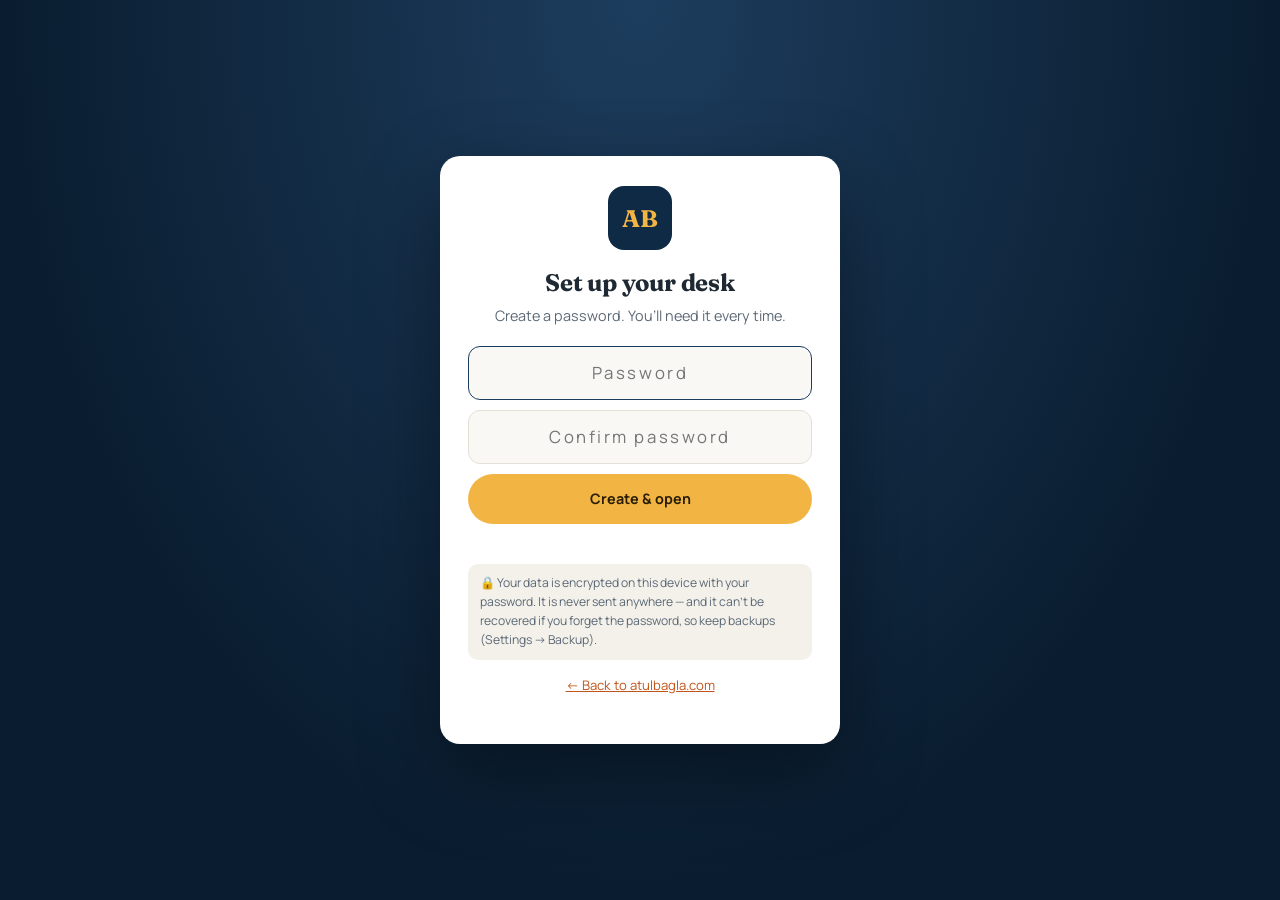
<file: desk.html>
<!DOCTYPE html>
<html lang="en">
<head>
<meta charset="UTF-8">
<meta name="viewport" content="width=device-width, initial-scale=1.0">
<meta name="robots" content="noindex, nofollow">
<title>Desk — Invoices &amp; Expenses</title>
<link rel="icon" href="icon-192.png">
<meta name="theme-color" content="#0f2a44">
<link rel="preconnect" href="https://fonts.googleapis.com">
<link rel="preconnect" href="https://fonts.gstatic.com" crossorigin>
<link href="https://fonts.googleapis.com/css2?family=Fraunces:opsz,wght@9..144,600;9..144,700&family=Manrope:wght@400;500;600;700&display=swap" rel="stylesheet">
<style>
:root{--ink:#0f2a44;--ink-2:#1d3d5e;--gold:#f2b544;--accent:#c2551b;--text:#1f2933;--muted:#5b6876;--line:#e3e0d8;--paper:#faf8f4;--paper2:#f3f1ea;--card:#fff;--good:#0f7a4f;--good-bg:#e6f4ec;--bad:#b42318;--bad-bg:#fdecea;--warn-bg:#fff7e6;
  --serif:'Fraunces',Georgia,serif;--sans:'Manrope',system-ui,-apple-system,Segoe UI,sans-serif;--shadow:0 1px 2px rgba(15,42,68,.06),0 8px 24px rgba(15,42,68,.06);--r:14px}
@media (prefers-color-scheme: dark){:root:not([data-theme="light"]){--text:#e3eaf1;--muted:#9aabbb;--line:#253545;--paper:#0e151d;--paper2:#16212c;--card:#131d27;--good-bg:#11291f;--bad-bg:#2b1a18;--warn-bg:#2a2414;color-scheme:dark}}
:root[data-theme="dark"]{--text:#e3eaf1;--muted:#9aabbb;--line:#253545;--paper:#0e151d;--paper2:#16212c;--card:#131d27;--good-bg:#11291f;--bad-bg:#2b1a18;--warn-bg:#2a2414;color-scheme:dark}
*{box-sizing:border-box;margin:0;padding:0}
body{font-family:var(--sans);background:var(--paper);color:var(--text);font-size:15px;line-height:1.55;min-height:100vh}
h1,h2,h3{font-family:var(--serif);letter-spacing:-.01em}
button,input,select,textarea{font:inherit;color:inherit}
.btn{display:inline-flex;align-items:center;gap:6px;border:1.5px solid transparent;border-radius:999px;padding:9px 16px;font-weight:700;font-size:.9rem;cursor:pointer;background:var(--ink);color:#fff;white-space:nowrap}
.btn:hover{filter:brightness(1.1)}
.btn.gold{background:var(--gold);color:#2a1d05}
.btn.ghost{background:transparent;border-color:var(--line);color:var(--text)}
.btn.danger{background:transparent;border-color:#e4b4ad;color:var(--bad)}
.btn.sm{padding:6px 11px;font-size:.8rem}
.muted{color:var(--muted)}
.hide{display:none!important}
/* lock */
#lock{position:fixed;inset:0;display:grid;place-items:center;background:radial-gradient(ellipse at 50% 0%,#1d3d5e,#0a1d30 70%);z-index:100;padding:20px}
.lock-card{width:min(400px,100%);background:var(--card);border-radius:20px;padding:30px 28px;box-shadow:0 30px 80px rgba(0,0,0,.4);text-align:center}
.lock-mark{width:64px;height:64px;border-radius:16px;background:var(--ink);color:var(--gold);display:grid;place-items:center;font:700 1.5rem var(--serif);margin:0 auto 14px}
.lock-card h1{font-size:1.5rem;margin-bottom:4px}
.lock-card p{color:var(--muted);font-size:.9rem;margin-bottom:18px}
.lock-card input{width:100%;padding:13px 14px;border:1.5px solid var(--line);border-radius:12px;background:var(--paper);font-size:1.05rem;text-align:center;letter-spacing:.15em;margin-bottom:10px}
.lock-card input:focus{outline:none;border-color:var(--ink-2)}
.lock-card .btn{width:100%;justify-content:center;padding:13px}
.lock-err{color:var(--bad);font-size:.85rem;min-height:1.2em;margin-top:8px}
.lock-note{font-size:.76rem!important;margin:16px 0 0!important;text-align:left;background:var(--paper2);padding:10px 12px;border-radius:10px}
.lock-card a{color:var(--accent);font-size:.82rem}
/* app shell */
header{position:sticky;top:0;z-index:20;background:var(--card);border-bottom:1px solid var(--line)}
.bar{max-width:1200px;margin:0 auto;padding:10px 18px;display:flex;align-items:center;gap:14px}
.brand{display:flex;align-items:center;gap:10px;font:700 1.05rem var(--serif);color:var(--text);text-decoration:none}
.brand i{width:34px;height:34px;border-radius:9px;background:var(--ink);color:var(--gold);display:grid;place-items:center;font-style:normal;font-size:.9rem}
.tabs{display:flex;gap:4px;margin-left:12px;flex-wrap:wrap}
.tabs button{border:0;background:transparent;padding:8px 13px;border-radius:999px;font-weight:600;font-size:.9rem;cursor:pointer;color:var(--muted)}
.tabs button.on{background:var(--ink);color:#fff}
.bar .sp{flex:1}
main{max-width:1200px;margin:0 auto;padding:22px 18px 70px}
.view{display:none}.view.on{display:block}
.head{display:flex;justify-content:space-between;align-items:center;gap:12px;margin-bottom:16px;flex-wrap:wrap}
.head h2{font-size:1.5rem}
.tools{display:flex;gap:8px;flex-wrap:wrap;align-items:center}
.tools input,.tools select{padding:8px 12px;border:1.5px solid var(--line);border-radius:999px;background:var(--card);font-size:.88rem}
.card{background:var(--card);border:1px solid var(--line);border-radius:var(--r);box-shadow:var(--shadow)}
.kpis{display:grid;grid-template-columns:repeat(5,1fr);gap:12px;margin-bottom:16px}
.kpi{padding:14px 16px}
.kpi span{display:block;font-size:.72rem;font-weight:700;text-transform:uppercase;letter-spacing:.05em;color:var(--muted)}
.kpi b{font:700 1.35rem var(--serif)}
.kpi.good b{color:var(--good)}.kpi.bad b{color:var(--bad)}
.grid2{display:grid;grid-template-columns:1.4fr 1fr;gap:14px}
.pad{padding:16px 18px}
.pad h3{font-size:1.05rem;margin-bottom:10px}
.bars{display:grid;grid-template-columns:repeat(12,1fr);gap:6px;align-items:end;height:170px;padding-top:10px}
.bars div{display:flex;flex-direction:column;align-items:center;gap:4px;height:100%;justify-content:flex-end}
.bars .b{width:100%;display:flex;flex-direction:row;justify-content:center;gap:2px;align-items:flex-end;height:140px}
.bars .b i{display:block;flex:1 1 0;max-width:16px;border-radius:4px 4px 0 0;min-height:2px}
.bars .b i.in{background:var(--ink-2)}.bars .b i.ex{background:var(--gold)}
.bars small{font-size:.68rem;color:var(--muted)}
.legend{display:flex;gap:14px;font-size:.78rem;color:var(--muted);margin-top:8px}
.legend i{display:inline-block;width:10px;height:10px;border-radius:3px;margin-right:4px;vertical-align:-1px}
table{width:100%;border-collapse:collapse;font-size:.88rem}
th{text-align:left;font-size:.7rem;text-transform:uppercase;letter-spacing:.06em;color:var(--muted);padding:10px 12px;border-bottom:2px solid var(--line);white-space:nowrap}
td{padding:10px 12px;border-bottom:1px solid var(--line);vertical-align:top}
td.n,th.n{text-align:right;white-space:nowrap}
tr.click{cursor:pointer}tr.click:hover td{background:var(--paper2)}
.tbl{overflow-x:auto}
.pill{display:inline-block;font-size:.72rem;font-weight:700;padding:3px 9px;border-radius:999px;white-space:nowrap}
.pill.Paid{background:var(--good-bg);color:var(--good)}
.pill.Overdue{background:var(--bad-bg);color:var(--bad)}
.pill.Unpaid,.pill.Partly{background:var(--warn-bg);color:#8a5a00}
.pill.Draft{background:var(--paper2);color:var(--muted)}
.empty{padding:40px;text-align:center;color:var(--muted)}
/* dialogs / forms */
dialog{border:0;border-radius:18px;padding:0;width:min(900px,calc(100% - 24px));max-height:92vh;background:var(--card);color:var(--text);box-shadow:0 30px 80px rgba(0,0,0,.35)}
dialog::backdrop{background:rgba(10,29,48,.55)}
.dlg-h{display:flex;justify-content:space-between;align-items:center;padding:16px 20px;border-bottom:1px solid var(--line);position:sticky;top:0;background:var(--card);z-index:2}
.dlg-h h3{font-size:1.2rem}
.dlg-b{padding:18px 20px;overflow:auto;max-height:calc(92vh - 130px)}
.dlg-f{display:flex;justify-content:space-between;gap:8px;padding:12px 20px;border-top:1px solid var(--line);flex-wrap:wrap}
.fg{display:grid;grid-template-columns:repeat(2,1fr);gap:10px 14px}
.fg.c3{grid-template-columns:repeat(3,1fr)}
.f{display:grid;gap:4px}
.f.full{grid-column:1/-1}
.f label{font-size:.78rem;font-weight:700;color:var(--muted)}
.f input,.f select,.f textarea{padding:9px 11px;border:1.5px solid var(--line);border-radius:10px;background:var(--paper);width:100%}
.f input:focus,.f select:focus,.f textarea:focus{outline:none;border-color:var(--ink-2)}
.sec{font:700 .74rem var(--sans);letter-spacing:.08em;text-transform:uppercase;color:var(--accent);margin:18px 0 8px}
.sec:first-child{margin-top:0}
.items td{padding:6px 4px;border:0}
.items input{padding:7px 8px;border:1.5px solid var(--line);border-radius:8px;background:var(--paper);width:100%}
.items .x{background:none;border:0;color:var(--bad);cursor:pointer;font-size:1.1rem}
.totals{margin-left:auto;width:min(360px,100%);margin-top:10px}
.totals div{display:flex;justify-content:space-between;padding:5px 0;font-size:.9rem}
.totals .g{border-top:2px solid var(--ink);font-weight:800;font-size:1.05rem;padding-top:8px}
.words{font-size:.82rem;color:var(--muted);text-align:right;margin-top:4px}
.toast{position:fixed;left:50%;bottom:22px;transform:translateX(-50%);background:var(--ink);color:#fff;padding:10px 18px;border-radius:999px;font-weight:600;font-size:.9rem;z-index:300;box-shadow:var(--shadow)}
.set-grid{display:grid;grid-template-columns:1fr 1fr;gap:14px}
.warnbox{background:var(--warn-bg);border-radius:12px;padding:12px 14px;font-size:.86rem}
@media(max-width:1000px){.kpis{grid-template-columns:repeat(3,1fr)}.grid2,.set-grid{grid-template-columns:1fr}}
@media(max-width:700px){.kpis{grid-template-columns:1fr 1fr}.fg,.fg.c3{grid-template-columns:1fr}.tabs{order:3;width:100%;margin:6px 0 0}.bar{flex-wrap:wrap}.bars{gap:3px}}
@media print{header,.head .tools,.no-print{display:none!important}}
</style>
</head>
<body>

<div id="lock">
  <div class="lock-card">
    <div class="lock-mark">AB</div>
    <h1 id="lkTitle">Private desk</h1>
    <p id="lkSub">Enter your password to unlock.</p>
    <form id="lkForm" autocomplete="off">
      <input type="password" id="lkPw" placeholder="Password" autocomplete="current-password" required>
      <input type="password" id="lkPw2" class="hide" placeholder="Confirm password" autocomplete="new-password">
      <button class="btn gold" type="submit" id="lkBtn">Unlock</button>
    </form>
    <div class="lock-err" id="lkErr"></div>
    <p class="lock-note" id="lkNote">🔒 Your data is encrypted on this device with your password. It is never sent anywhere — and it can’t be recovered if you forget the password, so keep backups (Settings → Backup).</p>
    <p style="margin-top:14px"><a href="index.html">← Back to atulbagla.com</a></p>
  </div>
</div>

<div id="app" class="hide">
<header><div class="bar">
  <a class="brand" href="index.html" title="atulbagla.com"><i>AB</i><span>Desk</span></a>
  <nav class="tabs" id="tabs">
    <button data-v="dash" class="on">Dashboard</button><button data-v="inv">Invoices</button><button data-v="cli">Clients</button><button data-v="exp">Expenses</button><button data-v="set">Settings</button>
  </nav>
  <span class="sp"></span>
  <button class="btn ghost sm" id="lockBtn" title="Lock now">🔒 Lock</button>
</div></header>

<main>
  <!-- DASHBOARD -->
  <section class="view on" id="v-dash">
    <div class="head"><h2>Dashboard</h2><div class="tools"><select id="dFy"></select><button class="btn gold sm" onclick="openInvoice()">+ New invoice</button><button class="btn ghost sm" onclick="openExpense()">+ Expense</button></div></div>
    <div class="kpis" id="kpis"></div>
    <div class="grid2">
      <div class="card pad"><h3>Month by month</h3><div class="bars" id="bars"></div><div class="legend"><span><i style="background:var(--ink-2)"></i>Invoiced</span><span><i style="background:var(--gold)"></i>Expenses</span></div></div>
      <div class="card pad"><h3>Payments due</h3><div id="dueList"></div></div>
    </div>
    <div class="card pad" style="margin-top:14px"><h3>Expenses by category</h3><div id="catList"></div></div>
    <p class="muted" style="font-size:.8rem;margin-top:12px" id="bkInfo"></p>
  </section>

  <!-- INVOICES -->
  <section class="view" id="v-inv">
    <div class="head"><h2>Invoices</h2><div class="tools"><input id="iQ" placeholder="Search…"><select id="iFy"></select><select id="iSt"><option value="">All status</option><option>Unpaid</option><option>Partly</option><option>Overdue</option><option>Paid</option><option>Draft</option></select><button class="btn gold sm" onclick="openInvoice()">+ New invoice</button></div></div>
    <div class="card tbl"><table><thead><tr><th>No.</th><th>Date</th><th>Client</th><th class="n">Total</th><th class="n">Received</th><th class="n">Balance</th><th>Status</th></tr></thead><tbody id="iBody"></tbody></table></div>
  </section>

  <!-- CLIENTS -->
  <section class="view" id="v-cli">
    <div class="head"><h2>Clients</h2><div class="tools"><input id="cQ" placeholder="Search…"><button class="btn gold sm" onclick="openClient()">+ New client</button></div></div>
    <div class="card tbl"><table><thead><tr><th>Name</th><th>Contact</th><th>PAN / GSTIN</th><th>City / State</th><th class="n">Billed</th><th class="n">Outstanding</th></tr></thead><tbody id="cBody"></tbody></table></div>
  </section>

  <!-- EXPENSES -->
  <section class="view" id="v-exp">
    <div class="head"><h2>Expenses</h2><div class="tools"><input id="eQ" placeholder="Search…"><select id="eFy"></select><select id="eCat"><option value="">All categories</option></select><button class="btn gold sm" onclick="openExpense()">+ Add expense</button></div></div>
    <div class="card tbl"><table><thead><tr><th>Date</th><th>Category</th><th>Paid to</th><th>Details</th><th>Mode</th><th class="n">GST</th><th class="n">Amount</th></tr></thead><tbody id="eBody"></tbody><tfoot id="eFoot"></tfoot></table></div>
  </section>

  <!-- SETTINGS -->
  <section class="view" id="v-set">
    <div class="head"><h2>Settings</h2></div>
    <div class="set-grid">
      <div class="card pad"><h3>Your details (printed on invoices)</h3>
        <div class="fg" id="profForm">
          <div class="f full"><label>Name / business name</label><input data-p="name"></div>
          <div class="f full"><label>Address</label><textarea rows="2" data-p="address"></textarea></div>
          <div class="f"><label>Email</label><input data-p="email"></div>
          <div class="f"><label>Phone</label><input data-p="phone"></div>
          <div class="f"><label>PAN</label><input data-p="pan" style="text-transform:uppercase"></div>
          <div class="f"><label>GSTIN (if registered)</label><input data-p="gstin" style="text-transform:uppercase"></div>
          <div class="f"><label>State (for GST)</label><input data-p="state"></div>
          <div class="f"><label>Invoice prefix</label><input data-p="prefix"></div>
        </div>
        <div class="sec">Payment details</div>
        <div class="fg">
          <div class="f"><label>Bank name</label><input data-p="bank"></div>
          <div class="f"><label>Account no.</label><input data-p="acno"></div>
          <div class="f"><label>IFSC</label><input data-p="ifsc" style="text-transform:uppercase"></div>
          <div class="f"><label>UPI ID</label><input data-p="upi"></div>
          <div class="f full"><label>Default terms / note on invoice</label><textarea rows="2" data-p="terms"></textarea></div>
        </div>
        <div style="margin-top:12px"><button class="btn sm" onclick="saveProfile()">Save details</button></div>
      </div>
      <div style="display:grid;gap:14px;align-content:start">
        <div class="card pad"><h3>Backup &amp; restore</h3>
          <p class="muted" style="font-size:.86rem;margin-bottom:10px">Data lives only in this browser. Download a backup regularly — the file stays encrypted with your password.</p>
          <div class="tools"><button class="btn sm" onclick="exportBackup()">⬇ Download encrypted backup</button><label class="btn ghost sm" style="cursor:pointer">⬆ Restore backup<input type="file" accept=".json" id="impFile" class="hide"></label></div>
          <div class="sec">Spreadsheet export</div>
          <div class="tools"><button class="btn ghost sm" onclick="exportCSV('invoices')">Invoices CSV</button><button class="btn ghost sm" onclick="exportCSV('expenses')">Expenses CSV</button><button class="btn ghost sm" onclick="exportCSV('clients')">Clients CSV</button></div>
          <p class="muted" style="font-size:.76rem;margin-top:6px">CSV files are not encrypted — keep them safe.</p>
        </div>
        <div class="card pad"><h3>Security</h3>
          <div class="fg"><div class="f"><label>Current password</label><input type="password" id="pwOld"></div><div class="f"><label>New password</label><input type="password" id="pwNew"></div></div>
          <div style="margin-top:10px" class="tools"><button class="btn sm" onclick="changePw()">Change password</button><span class="muted" style="font-size:.8rem">Auto-locks after 15 minutes idle.</span></div>
          <div class="sec">Danger zone</div>
          <button class="btn danger sm" onclick="wipeAll()">Erase all desk data on this device</button>
        </div>
      </div>
    </div>
  </section>
</main>
</div>

<!-- CLIENT DIALOG -->
<dialog id="dCli"><form method="dialog" id="fCli">
  <div class="dlg-h"><h3 id="dCliT">Client</h3><button class="btn ghost sm" value="cancel">✕</button></div>
  <div class="dlg-b"><div class="fg">
    <div class="f full"><label>Client / company name *</label><input name="name" required></div>
    <div class="f"><label>Contact person</label><input name="contact"></div>
    <div class="f"><label>Email</label><input name="email" type="email"></div>
    <div class="f"><label>Phone</label><input name="phone"></div>
    <div class="f"><label>PAN</label><input name="pan" style="text-transform:uppercase" maxlength="10"></div>
    <div class="f"><label>GSTIN</label><input name="gstin" style="text-transform:uppercase" maxlength="15"></div>
    <div class="f"><label>State</label><input name="state"></div>
    <div class="f full"><label>Billing address</label><textarea name="address" rows="2"></textarea></div>
    <div class="f"><label>City</label><input name="city"></div>
    <div class="f"><label>PIN</label><input name="pin" maxlength="6"></div>
    <div class="f full"><label>Notes (private)</label><textarea name="notes" rows="2"></textarea></div>
  </div></div>
  <div class="dlg-f"><button type="button" class="btn danger sm" id="cDel">Delete</button><span><button class="btn ghost sm" value="cancel">Cancel</button> <button class="btn gold sm" value="save" id="cSave">Save client</button></span></div>
</form></dialog>

<!-- EXPENSE DIALOG -->
<dialog id="dExp" style="width:min(640px,calc(100% - 24px))"><form method="dialog" id="fExp">
  <div class="dlg-h"><h3 id="dExpT">Expense</h3><button class="btn ghost sm" value="cancel">✕</button></div>
  <div class="dlg-b"><div class="fg">
    <div class="f"><label>Date *</label><input name="date" type="date" required></div>
    <div class="f"><label>Category *</label><select name="cat" id="expCatSel"></select></div>
    <div class="f"><label>Paid to</label><input name="vendor"></div>
    <div class="f"><label>Payment mode</label><select name="mode"><option>UPI</option><option>Bank transfer</option><option>Card</option><option>Cash</option><option>Cheque</option></select></div>
    <div class="f"><label>Amount (incl. GST) *</label><input name="amount" type="number" step="0.01" min="0" required></div>
    <div class="f"><label>GST included</label><input name="gst" type="number" step="0.01" min="0"></div>
    <div class="f full"><label>Details</label><input name="desc"></div>
    <div class="f"><label>Bill / reference no.</label><input name="ref"></div>
  </div></div>
  <div class="dlg-f"><button type="button" class="btn danger sm" id="eDel">Delete</button><span><button class="btn ghost sm" value="cancel">Cancel</button> <button class="btn gold sm" value="save">Save expense</button></span></div>
</form></dialog>

<!-- INVOICE DIALOG -->
<dialog id="dInv"><form method="dialog" id="fInv">
  <div class="dlg-h"><h3 id="dInvT">Invoice</h3><button class="btn ghost sm" value="cancel">✕</button></div>
  <div class="dlg-b">
    <div class="fg c3">
      <div class="f"><label>Invoice no.</label><input name="no" required></div>
      <div class="f"><label>Invoice date</label><input name="date" type="date" required></div>
      <div class="f"><label>Due date</label><input name="due" type="date"></div>
      <div class="f" style="grid-column:span 2"><label>Client * <a href="#" id="qNewCli" style="color:var(--accent);font-weight:600">(+ add new)</a></label><select name="client" id="invCli" required></select></div>
      <div class="f"><label>Status</label><select name="draft"><option value="">Issued</option><option value="1">Draft</option></select></div>
    </div>
    <div class="sec">Items</div>
    <div class="tbl"><table class="items"><thead><tr><th style="width:44%">Description</th><th>SAC/HSN</th><th style="width:80px">Qty</th><th style="width:120px">Rate</th><th class="n" style="width:120px">Amount</th><th></th></tr></thead><tbody id="itBody"></tbody></table></div>
    <button type="button" class="btn ghost sm" id="addItem" style="margin-top:6px">+ Add line</button>
    <div class="fg c3" style="margin-top:14px">
      <div class="f"><label>Discount (₹)</label><input name="disc" type="number" step="0.01" min="0"></div>
      <div class="f"><label>GST</label><select name="gstType"><option value="none">No GST</option><option value="intra">CGST + SGST (same state)</option><option value="inter">IGST (other state)</option></select></div>
      <div class="f"><label>GST rate %</label><input name="gstRate" type="number" step="0.01" min="0" value="18"></div>
      <div class="f"><label>TDS deducted by client %</label><input name="tds" type="number" step="0.01" min="0" placeholder="e.g. 10"></div>
      <div class="f" style="grid-column:span 2"><label>Note on invoice</label><input name="note"></div>
    </div>
    <div class="totals" id="invTot"></div>
    <div class="sec">Payments received</div>
    <div class="tbl"><table class="items"><thead><tr><th>Date</th><th>Amount</th><th>Mode / reference</th><th></th></tr></thead><tbody id="payBody"></tbody></table></div>
    <button type="button" class="btn ghost sm" id="addPay" style="margin-top:6px">+ Record payment</button>
  </div>
  <div class="dlg-f">
    <span class="tools"><button type="button" class="btn danger sm" id="iDel">Delete</button><button type="button" class="btn ghost sm" id="iDup">Duplicate</button></span>
    <span class="tools"><button type="button" class="btn ghost sm" id="iHtml">⬇ Download HTML</button><button type="button" class="btn ghost sm" id="iPrint">🖨 Print / PDF</button><button class="btn gold sm" value="save">Save invoice</button></span>
  </div>
</form></dialog>

<script>
/* ================= crypto vault ================= */
const VKEY='ab_desk_vault_v1', ITER=310000, IDLE_MIN=15;
const enc=new TextEncoder(), dec=new TextDecoder();
const b64=u=>btoa(String.fromCharCode(...new Uint8Array(u)));
const ub64=s=>Uint8Array.from(atob(s),c=>c.charCodeAt(0));
let KEY=null, SALT=null, DB=null;
async function deriveKey(pw,salt){ const base=await crypto.subtle.importKey('raw',enc.encode(pw),'PBKDF2',false,['deriveKey']); return crypto.subtle.deriveKey({name:'PBKDF2',salt,iterations:ITER,hash:'SHA-256'},base,{name:'AES-GCM',length:256},false,['encrypt','decrypt']); }
async function sealWith(key,salt,obj){ const iv=crypto.getRandomValues(new Uint8Array(12)); const ct=await crypto.subtle.encrypt({name:'AES-GCM',iv},key,enc.encode(JSON.stringify(obj))); return {v:1,app:'ab-desk',salt:b64(salt),iv:b64(iv),ct:b64(ct),iter:ITER,saved:new Date().toISOString()}; }
async function openWith(pw,box){ const salt=ub64(box.salt); const key=await deriveKey(pw,salt); const pt=await crypto.subtle.decrypt({name:'AES-GCM',iv:ub64(box.iv)},key,ub64(box.ct)); return {key,salt,data:JSON.parse(dec.decode(pt))}; }
const readBox=()=>{ try{ return JSON.parse(localStorage.getItem(VKEY)||'null'); }catch(_){ return null; } };
let saveT=null;
function persist(){ clearTimeout(saveT); saveT=setTimeout(async()=>{ try{ localStorage.setItem(VKEY,JSON.stringify(await sealWith(KEY,SALT,DB))); }catch(e){ toast('⚠ Could not save: '+e.message); } },150); }
const blankDB=()=>({profile:{name:'CA Atul Bagla',email:'caatulbagla99@gmail.com',prefix:'AB',address:'',phone:'',pan:'',gstin:'',state:'Maharashtra',bank:'',acno:'',ifsc:'',upi:'',terms:'Thank you. Kindly pay by the due date.'},clients:[],invoices:[],expenses:[],seq:{},lastBackup:null});

/* ================= lock screen ================= */
const $=id=>document.getElementById(id);
function lockUI(){ const exists=!!readBox();
  $('lkTitle').textContent= exists?'Private desk':'Set up your desk';
  $('lkSub').textContent= exists?'Enter your password to unlock.':'Create a password. You’ll need it every time.';
  $('lkPw2').classList.toggle('hide',exists); $('lkPw2').required=!exists;
  $('lkBtn').textContent= exists?'Unlock':'Create & open';
  $('lkPw').autocomplete= exists?'current-password':'new-password';
  $('lkErr').textContent=''; $('lkPw').value=''; $('lkPw2').value=''; setTimeout(()=>$('lkPw').focus(),50);
}
$('lkForm').addEventListener('submit',async e=>{ e.preventDefault(); const pw=$('lkPw').value, box=readBox(); $('lkErr').textContent=''; $('lkBtn').disabled=true; $('lkBtn').textContent='Working…';
  try{
    if(!box){ if(pw.length<6) throw new Error('Use at least 6 characters.'); if(pw!==$('lkPw2').value) throw new Error('Passwords don’t match.');
      SALT=crypto.getRandomValues(new Uint8Array(16)); KEY=await deriveKey(pw,SALT); DB=blankDB(); localStorage.setItem(VKEY,JSON.stringify(await sealWith(KEY,SALT,DB)));
    } else { const o=await openWith(pw,box).catch(()=>{ throw new Error('Wrong password.'); }); KEY=o.key; SALT=o.salt; DB=Object.assign(blankDB(),o.data); }
    $('lock').classList.add('hide'); $('app').classList.remove('hide'); boot();
  }catch(err){ $('lkErr').textContent=err.message; $('lkPw').select(); }
  $('lkBtn').disabled=false; $('lkBtn').textContent= readBox()?'Unlock':'Create & open';
});
function lockNow(){ KEY=null; DB=null; SALT=null; document.querySelectorAll('dialog[open]').forEach(d=>d.close()); $('app').classList.add('hide'); $('lock').classList.remove('hide'); lockUI(); }
$('lockBtn').onclick=lockNow;
let idleT; const bump=()=>{ clearTimeout(idleT); if(KEY) idleT=setTimeout(()=>{ lockNow(); },IDLE_MIN*60000); };
['click','keydown','mousemove','touchstart'].forEach(ev=>document.addEventListener(ev,bump,{passive:true}));

/* ================= helpers ================= */
const inr=n=>'₹'+(Math.round((+n||0)*100)/100).toLocaleString('en-IN',{minimumFractionDigits:2,maximumFractionDigits:2});
const inr0=n=>'₹'+Math.round(+n||0).toLocaleString('en-IN');
const esc=t=>String(t??'').replace(/[&<>"']/g,c=>({'&':'&amp;','<':'&lt;','>':'&gt;','"':'&quot;',"'":'&#39;'}[c]));
const uid=()=>Date.now().toString(36)+Math.random().toString(36).slice(2,7);
const today=()=>new Date(Date.now()-new Date().getTimezoneOffset()*60000).toISOString().slice(0,10);
const fyOf=d=>{ const x=new Date(d); const y=x.getMonth()>=3?x.getFullYear():x.getFullYear()-1; return `${String(y).slice(2)}-${String(y+1).slice(2)}`; };
const fyLabel=f=>'FY 20'+f.replace('-','-');
const fmtD=d=>d?new Date(d).toLocaleDateString('en-IN',{day:'2-digit',month:'short',year:'numeric'}):'';
function toast(m){ const t=document.createElement('div'); t.className='toast'; t.textContent=m; document.body.appendChild(t); setTimeout(()=>t.remove(),2200); }
function download(name,content,type){ const a=document.createElement('a'); a.href=URL.createObjectURL(new Blob([content],{type})); a.download=name; document.body.appendChild(a); a.click(); setTimeout(()=>{URL.revokeObjectURL(a.href); a.remove();},500); }
function words(num){ num=Math.round(num*100)/100; const a=['','One','Two','Three','Four','Five','Six','Seven','Eight','Nine','Ten','Eleven','Twelve','Thirteen','Fourteen','Fifteen','Sixteen','Seventeen','Eighteen','Nineteen'], b=['','','Twenty','Thirty','Forty','Fifty','Sixty','Seventy','Eighty','Ninety'];
  const two=n=>n<20?a[n]:b[Math.floor(n/10)]+(n%10?' '+a[n%10]:''); const three=n=>(n>=100?a[Math.floor(n/100)]+' Hundred'+(n%100?' ':''):'')+(n%100?two(n%100):'');
  const w=n=>{ if(!n) return 'Zero'; let s=''; const cr=Math.floor(n/1e7); n%=1e7; const l=Math.floor(n/1e5); n%=1e5; const th=Math.floor(n/1000); n%=1000;
    if(cr) s+=w(cr)+' Crore '; if(l) s+=two(l)+' Lakh '; if(th) s+=two(th)+' Thousand '; if(n) s+=three(n); return s.trim(); };
  const r=Math.floor(num), p=Math.round((num-r)*100); return 'Rupees '+w(r)+(p?' and '+two(p)+' Paise':'')+' Only'; }

/* ================= calculations ================= */
function calc(inv){ const sub=(inv.items||[]).reduce((s,i)=>s+(+i.qty||0)*(+i.rate||0),0); const disc=Math.min(+inv.disc||0,sub); const taxable=sub-disc;
  const r=(+inv.gstRate||0)/100; let cgst=0,sgst=0,igst=0; if(inv.gstType==='intra'){ cgst=sgst=Math.round(taxable*r/2*100)/100; } else if(inv.gstType==='inter'){ igst=Math.round(taxable*r*100)/100; }
  const pre=taxable+cgst+sgst+igst, total=Math.round(pre), round=total-pre, tds=Math.round(taxable*(+inv.tds||0)/100), net=total-tds;
  const paid=(inv.pays||[]).reduce((s,p)=>s+(+p.amt||0),0), bal=Math.max(0,net-paid);
  let st= inv.draft?'Draft': paid>=net-0.5&&net>0?'Paid': paid>0?'Partly':'Unpaid'; if((st==='Unpaid'||st==='Partly') && inv.due && inv.due<today()) st='Overdue';
  return {sub,disc,taxable,cgst,sgst,igst,round,total,tds,net,paid,bal,st}; }
const cliName=id=>(DB.clients.find(c=>c.id===id)||{}).name||'—';
function nextNo(date){ const f=fyOf(date||today()); const n=(DB.seq[f]||0)+1; return `${DB.profile.prefix||'INV'}/${f}/${String(n).padStart(3,'0')}`; }
function bumpSeq(no,date){ const m=String(no).match(/(\d+)\s*$/); if(!m) return; const f=fyOf(date); DB.seq[f]=Math.max(DB.seq[f]||0,+m[1]); }

/* ================= navigation ================= */
document.querySelectorAll('#tabs button').forEach(b=>b.onclick=()=>show(b.dataset.v));
function show(v){ document.querySelectorAll('#tabs button').forEach(x=>x.classList.toggle('on',x.dataset.v===v)); document.querySelectorAll('.view').forEach(x=>x.classList.toggle('on',x.id==='v-'+v)); render(); window.scrollTo(0,0); }
const CATS=['Software & subscriptions','Internet & phone','Travel & conveyance','Books, courses & CPE','Professional fees paid','Office supplies','Computer & equipment','Rent','Marketing & website','Bank charges','Meals & entertainment','Membership & fees','Other'];
function fyOptions(sel,all){ const fys=new Set([fyOf(today())]); DB.invoices.forEach(i=>fys.add(fyOf(i.date))); DB.expenses.forEach(e=>fys.add(fyOf(e.date)));
  const cur=sel.value; sel.innerHTML=(all?'<option value="">All years</option>':'')+[...fys].sort().reverse().map(f=>`<option value="${f}">${fyLabel(f)}</option>`).join(''); if([...sel.options].some(o=>o.value===cur)) sel.value=cur; else if(!all) sel.value=fyOf(today()); }
function boot(){ bump(); $('eCat').innerHTML='<option value="">All categories</option>'+CATS.map(c=>`<option>${c}</option>`).join(''); $('expCatSel').innerHTML=CATS.map(c=>`<option>${c}</option>`).join('');
  ['iQ','cQ','eQ'].forEach(i=>$(i).oninput=render); ['dFy','iFy','iSt','eFy','eCat'].forEach(i=>$(i).onchange=render);
  fyOptions($('dFy')); fyOptions($('iFy'),true); fyOptions($('eFy'),true); loadProfile(); show('dash'); }
function render(){ if(!DB) return; const v=document.querySelector('.view.on').id;
  if(v==='v-dash') renderDash(); if(v==='v-inv') renderInv(); if(v==='v-cli') renderCli(); if(v==='v-exp') renderExp(); }

/* ================= dashboard ================= */
function renderDash(){ fyOptions($('dFy')); const f=$('dFy').value;
  const inv=DB.invoices.filter(i=>!i.draft && fyOf(i.date)===f).map(i=>({...i,c:calc(i)})); const ex=DB.expenses.filter(e=>fyOf(e.date)===f);
  const billed=inv.reduce((s,i)=>s+i.c.total,0), recd=inv.reduce((s,i)=>s+i.c.paid,0), out=inv.reduce((s,i)=>s+i.c.bal,0), exp=ex.reduce((s,e)=>s+(+e.amount||0),0), tds=inv.reduce((s,i)=>s+i.c.tds,0);
  $('kpis').innerHTML=[['Invoiced',billed],['Received',recd,'good'],['Outstanding',out,out?'bad':''],['Expenses',exp],['Net (received − expenses)',recd-exp,recd-exp>=0?'good':'bad']].map(([l,v,c])=>`<div class="card kpi ${c||''}"><span>${l}</span><b>${inr0(v)}</b></div>`).join('')+(tds?`<div class="card kpi" style="grid-column:1/-1;padding:10px 16px"><span>TDS deducted by clients (check in Form 26AS)</span><b style="font-size:1.05rem">${inr0(tds)}</b></div>`:'');
  const y=2000+ +f.slice(0,2), months=[...Array(12)].map((_,k)=>{ const d=new Date(y,3+k,1); return {k:d.getFullYear()+'-'+String(d.getMonth()+1).padStart(2,'0'),l:d.toLocaleString('en-IN',{month:'short'})}; });
  const mi=months.map(m=>inv.filter(i=>i.date.startsWith(m.k)).reduce((s,i)=>s+i.c.total,0)), me=months.map(m=>ex.filter(e=>e.date.startsWith(m.k)).reduce((s,e)=>s+(+e.amount||0),0));
  const mx=Math.max(1,...mi,...me); $('bars').innerHTML=months.map((m,k)=>`<div title="${m.l}: invoiced ${inr0(mi[k])}, expenses ${inr0(me[k])}"><div class="b"><i class="in" style="height:${mi[k]/mx*100}%"></i><i class="ex" style="height:${me[k]/mx*100}%"></i></div><small>${m.l}</small></div>`).join('');
  const due=DB.invoices.filter(i=>!i.draft).map(i=>({...i,c:calc(i)})).filter(i=>i.c.bal>0).sort((a,b)=>(a.due||a.date).localeCompare(b.due||b.date));
  $('dueList').innerHTML= due.length? `<table><tbody>${due.slice(0,8).map(i=>`<tr class="click" data-i="${i.id}"><td><b>${esc(i.no)}</b><br><span class="muted">${esc(cliName(i.client))}</span></td><td class="n">${inr0(i.c.bal)}<br><span class="pill ${i.c.st}">${i.c.st==='Partly'?'Part paid':i.c.st}${i.due?' · '+fmtD(i.due):''}</span></td></tr>`).join('')}</tbody></table>`:'<div class="empty">Nothing pending 🎉</div>';
  const cats={}; ex.forEach(e=>cats[e.cat]=(cats[e.cat]||0)+(+e.amount||0)); const ce=Object.entries(cats).sort((a,b)=>b[1]-a[1]);
  $('catList').innerHTML= ce.length? ce.map(([c,v])=>`<div style="display:flex;align-items:center;gap:10px;margin:6px 0"><span style="width:200px;font-size:.86rem">${esc(c)}</span><span style="flex:1;background:var(--paper2);border-radius:6px;height:10px"><span style="display:block;height:100%;width:${v/ce[0][1]*100}%;background:var(--gold);border-radius:6px"></span></span><b style="width:110px;text-align:right;font-size:.88rem">${inr0(v)}</b></div>`).join(''):'<div class="empty">No expenses this year yet.</div>';
  $('bkInfo').innerHTML= DB.lastBackup?`Last backup: ${fmtD(DB.lastBackup)}`:'⚠ No backup yet — <a href="#" onclick="show(\'set\');return false" style="color:var(--accent)">download one</a> so data isn’t lost if this browser is cleared.';
  document.querySelectorAll('#dueList [data-i]').forEach(r=>r.onclick=()=>openInvoice(r.dataset.i)); }

/* ================= invoices ================= */
function renderInv(){ fyOptions($('iFy'),true); const q=$('iQ').value.toLowerCase(), f=$('iFy').value, s=$('iSt').value;
  const rows=DB.invoices.map(i=>({...i,c:calc(i)})).filter(i=>(!f||fyOf(i.date)===f)&&(!s||i.c.st===s)&&(!q||(i.no+' '+cliName(i.client)+' '+(i.items||[]).map(x=>x.desc).join(' ')).toLowerCase().includes(q))).sort((a,b)=>b.date.localeCompare(a.date)||b.no.localeCompare(a.no));
  $('iBody').innerHTML= rows.length? rows.map(i=>`<tr class="click" data-i="${i.id}"><td><b>${esc(i.no)}</b></td><td>${fmtD(i.date)}</td><td>${esc(cliName(i.client))}</td><td class="n">${inr0(i.c.total)}</td><td class="n">${inr0(i.c.paid)}</td><td class="n">${inr0(i.c.bal)}</td><td><span class="pill ${i.c.st}">${i.c.st==='Partly'?'Part paid':i.c.st}</span></td></tr>`).join(''):`<tr><td colspan="7" class="empty">${DB.invoices.length?'No invoices match.':'No invoices yet — create your first one.'}</td></tr>`;
  document.querySelectorAll('#iBody [data-i]').forEach(r=>r.onclick=()=>openInvoice(r.dataset.i)); }
let CUR=null;
function cliOptions(sel){ $('invCli').innerHTML='<option value="">Select client…</option>'+DB.clients.slice().sort((a,b)=>a.name.localeCompare(b.name)).map(c=>`<option value="${c.id}">${esc(c.name)}</option>`).join(''); if(sel) $('invCli').value=sel; }
function openInvoice(id,copyFrom){ const f=$('fInv'); const src=id?DB.invoices.find(i=>i.id===id):copyFrom;
  CUR= src? JSON.parse(JSON.stringify(src)) : {items:[{desc:'',sac:'',qty:1,rate:''}],pays:[],gstType:'none',gstRate:18};
  if(!id){ CUR.id=null; CUR.date=today(); CUR.no=nextNo(CUR.date); const d=new Date(); d.setDate(d.getDate()+15); CUR.due=d.toISOString().slice(0,10); if(copyFrom) CUR.pays=[]; CUR.note=CUR.note??''; }
  $('dInvT').textContent= id?'Invoice '+CUR.no:'New invoice'; cliOptions(CUR.client);
  ['no','date','due','disc','gstType','gstRate','tds','note'].forEach(k=>f.elements[k].value=CUR[k]??''); f.elements.draft.value=CUR.draft?'1':'';
  if(!f.elements.gstRate.value) f.elements.gstRate.value=18;
  $('iDel').classList.toggle('hide',!id); $('iDup').classList.toggle('hide',!id);
  drawItems(); drawPays(); $('dInv').showModal(); }
function readInvForm(){ const f=$('fInv'); ['no','date','due','disc','gstType','gstRate','tds','note'].forEach(k=>CUR[k]=f.elements[k].value); CUR.client=f.elements.client.value; CUR.draft=f.elements.draft.value==='1'; return CUR; }
function drawItems(){ $('itBody').innerHTML=CUR.items.map((it,k)=>`<tr><td><input data-k="${k}" data-f="desc" value="${esc(it.desc)}" placeholder="e.g. Preparation & filing of ITR-2, FY 2025-26"></td><td><input data-k="${k}" data-f="sac" value="${esc(it.sac)}" placeholder="998231"></td><td><input data-k="${k}" data-f="qty" type="number" step="0.01" value="${esc(it.qty)}"></td><td><input data-k="${k}" data-f="rate" type="number" step="0.01" value="${esc(it.rate)}"></td><td class="n" style="padding-top:12px">${inr((+it.qty||0)*(+it.rate||0))}</td><td><button type="button" class="x" data-del="${k}" title="Remove">✕</button></td></tr>`).join('');
  $('itBody').querySelectorAll('input').forEach(i=>i.oninput=()=>{ CUR.items[i.dataset.k][i.dataset.f]=i.value; if(i.dataset.f!=='desc'&&i.dataset.f!=='sac'){ const row=i.closest('tr'); const it=CUR.items[i.dataset.k]; row.cells[4].textContent=inr((+it.qty||0)*(+it.rate||0)); } drawTot(); });
  $('itBody').querySelectorAll('[data-del]').forEach(b=>b.onclick=()=>{ CUR.items.splice(+b.dataset.del,1); if(!CUR.items.length) CUR.items.push({desc:'',sac:'',qty:1,rate:''}); drawItems(); });
  drawTot(); }
function drawPays(){ $('payBody').innerHTML=(CUR.pays||[]).map((p,k)=>`<tr><td><input type="date" data-k="${k}" data-f="date" value="${esc(p.date)}"></td><td><input type="number" step="0.01" data-k="${k}" data-f="amt" value="${esc(p.amt)}"></td><td><input data-k="${k}" data-f="ref" value="${esc(p.ref)}" placeholder="UPI / NEFT ref"></td><td><button type="button" class="x" data-del="${k}">✕</button></td></tr>`).join('')||'<tr><td colspan="4" class="muted" style="padding:8px 4px">No payment recorded yet.</td></tr>';
  $('payBody').querySelectorAll('input').forEach(i=>i.oninput=()=>{ CUR.pays[i.dataset.k][i.dataset.f]=i.value; drawTot(); });
  $('payBody').querySelectorAll('[data-del]').forEach(b=>b.onclick=()=>{ CUR.pays.splice(+b.dataset.del,1); drawPays(); drawTot(); }); }
function drawTot(){ readInvForm(); const c=calc(CUR);
  $('invTot').innerHTML=`<div><span>Sub-total</span><b>${inr(c.sub)}</b></div>${c.disc?`<div><span>Discount</span><b>− ${inr(c.disc)}</b></div><div><span>Taxable value</span><b>${inr(c.taxable)}</b></div>`:''}
   ${CUR.gstType==='intra'?`<div><span>CGST @ ${CUR.gstRate/2}%</span><b>${inr(c.cgst)}</b></div><div><span>SGST @ ${CUR.gstRate/2}%</span><b>${inr(c.sgst)}</b></div>`:''}${CUR.gstType==='inter'?`<div><span>IGST @ ${CUR.gstRate}%</span><b>${inr(c.igst)}</b></div>`:''}
   ${Math.abs(c.round)>0.001?`<div><span>Round off</span><b>${c.round>0?'':'− '}${inr(Math.abs(c.round))}</b></div>`:''}<div class="g"><span>Invoice total</span><b>${inr(c.total)}</b></div><div class="words">${words(c.total)}</div>
   ${c.tds?`<div><span>Less: TDS by client @ ${CUR.tds}%</span><b>− ${inr(c.tds)}</b></div><div><span>Net receivable</span><b>${inr(c.net)}</b></div>`:''}
   <div><span>Received</span><b>${inr(c.paid)}</b></div><div><span>Balance</span><b style="color:${c.bal?'var(--bad)':'var(--good)'}">${inr(c.bal)}</b></div>`; }
['no','date','due','disc','gstType','gstRate','tds','note','draft'].forEach(k=>$('fInv').elements[k].addEventListener('input',drawTot));
$('fInv').elements.date.addEventListener('change',()=>{ if(!CUR.id){ $('fInv').elements.no.value=nextNo($('fInv').elements.date.value); } });
$('addItem').onclick=()=>{ CUR.items.push({desc:'',sac:'',qty:1,rate:''}); drawItems(); };
$('addPay').onclick=()=>{ readInvForm(); const c=calc(CUR); (CUR.pays=CUR.pays||[]).push({date:today(),amt:c.bal||'',ref:''}); drawPays(); drawTot(); };
$('qNewCli').onclick=e=>{ e.preventDefault(); readInvForm(); openClient(null,true); };
$('fInv').addEventListener('submit',e=>{ if(e.submitter?.value!=='save') return; readInvForm();
  if(!CUR.client){ e.preventDefault(); toast('Select a client'); return; } if(!CUR.items.some(i=>(+i.qty||0)*(+i.rate||0))){ e.preventDefault(); toast('Add at least one line with an amount'); return; }
  if(DB.invoices.some(i=>i.no===CUR.no && i.id!==CUR.id)){ e.preventDefault(); toast('Invoice number already used'); return; }
  CUR.items=CUR.items.filter(i=>i.desc||+i.rate); CUR.pays=(CUR.pays||[]).filter(p=>+p.amt);
  if(!CUR.id){ CUR.id=uid(); CUR.created=new Date().toISOString(); DB.invoices.push(CUR); } else DB.invoices[DB.invoices.findIndex(i=>i.id===CUR.id)]=CUR;
  bumpSeq(CUR.no,CUR.date); persist(); toast('Invoice saved'); render(); });
$('iDel').onclick=()=>{ if(!confirm('Delete invoice '+CUR.no+'?')) return; DB.invoices=DB.invoices.filter(i=>i.id!==CUR.id); persist(); $('dInv').close(); render(); toast('Deleted'); };
$('iDup').onclick=()=>{ readInvForm(); const src=JSON.parse(JSON.stringify(CUR)); $('dInv').close(); openInvoice(null,src); };
$('iHtml').onclick=()=>{ readInvForm(); if(!CUR.client){ toast('Select a client first'); return; } download(`Invoice-${CUR.no.replace(/[^\w-]+/g,'-')}.html`,invoiceHTML(CUR),'text/html'); };
$('iPrint').onclick=()=>{ readInvForm(); if(!CUR.client){ toast('Select a client first'); return; } const w=window.open('','_blank'); if(!w){ toast('Allow pop-ups to print'); return; } w.document.write(invoiceHTML(CUR,true)); w.document.close(); };

function invoiceHTML(inv,autoPrint){ const p=DB.profile, c=DB.clients.find(x=>x.id===inv.client)||{}, t=calc(inv);
  const gstOn=inv.gstType!=='none', title= gstOn&&p.gstin?'TAX INVOICE':'INVOICE';
  const rows=(inv.items||[]).filter(i=>i.desc||+i.rate).map((i,k)=>`<tr><td>${k+1}</td><td>${esc(i.desc)}</td><td>${esc(i.sac)}</td><td class="n">${esc(i.qty)}</td><td class="n">${inr(i.rate)}</td><td class="n">${inr((+i.qty||0)*(+i.rate||0))}</td></tr>`).join('');
  return `<!DOCTYPE html><html lang="en"><head><meta charset="utf-8"><meta name="viewport" content="width=device-width,initial-scale=1"><title>${esc(title)} ${esc(inv.no)}</title><style>
  *{box-sizing:border-box}body{font-family:'Segoe UI',Arial,sans-serif;color:#1f2933;margin:0;background:#f3f1ea}.pg{max-width:820px;margin:24px auto;background:#fff;padding:40px 44px;box-shadow:0 4px 24px rgba(0,0,0,.08)}
  .top{display:flex;justify-content:space-between;gap:20px;border-bottom:3px solid #0f2a44;padding-bottom:18px}.from b{font:700 22px Georgia,serif;color:#0f2a44;display:block;margin-bottom:4px}.from div,.to div{font-size:13px;line-height:1.6;color:#4a5562}
  .tt{text-align:right}.tt h1{margin:0;font:700 26px Georgia,serif;color:#0f2a44;letter-spacing:.06em}.tt table{margin-left:auto;margin-top:8px;font-size:13px}.tt td{padding:2px 0 2px 14px}.tt td:first-child{color:#6b7785}
  .to{margin:22px 0;background:#faf8f4;border-left:4px solid #f2b544;padding:12px 16px}.to small{text-transform:uppercase;letter-spacing:.08em;font-size:11px;color:#c2551b;font-weight:700}.to b{display:block;font-size:16px;margin:2px 0}
  table.it{width:100%;border-collapse:collapse;font-size:13.5px}.it th{background:#0f2a44;color:#fff;text-align:left;padding:9px 10px;font-weight:600}.it td{padding:9px 10px;border-bottom:1px solid #e3e0d8;vertical-align:top}.n{text-align:right;white-space:nowrap}
  .sum{display:flex;justify-content:space-between;gap:24px;margin-top:16px}.sum .w{font-size:12.5px;color:#4a5562;max-width:360px}.sum table{font-size:13.5px;min-width:280px}.sum td{padding:4px 0}.sum td+td{text-align:right;padding-left:20px}.sum tr.g td{border-top:2px solid #0f2a44;font-weight:800;font-size:15px;padding-top:8px}
  .pay{margin-top:24px;display:flex;justify-content:space-between;gap:20px;font-size:12.5px;color:#4a5562;border-top:1px solid #e3e0d8;padding-top:14px}.pay b{color:#1f2933}.sig{text-align:right;margin-top:40px;font-size:13px}.ft{text-align:center;font-size:11px;color:#8a94a0;margin-top:26px}
  @media print{body{background:#fff}.pg{box-shadow:none;margin:0;max-width:none;padding:24px}}@page{margin:12mm}*{-webkit-print-color-adjust:exact;print-color-adjust:exact}
  </style></head><body><div class="pg">
  <div class="top"><div class="from"><b>${esc(p.name)}</b><div>${esc(p.address).replace(/\n/g,'<br>')}${p.address?'<br>':''}${p.email?esc(p.email):''}${p.phone?' · '+esc(p.phone):''}${p.pan?'<br>PAN: '+esc(p.pan.toUpperCase()):''}${p.gstin?' · GSTIN: '+esc(p.gstin.toUpperCase()):''}</div></div>
  <div class="tt"><h1>${title}</h1><table><tr><td>Invoice no.</td><td><b>${esc(inv.no)}</b></td></tr><tr><td>Date</td><td>${fmtD(inv.date)}</td></tr>${inv.due?`<tr><td>Due date</td><td>${fmtD(inv.due)}</td></tr>`:''}${gstOn&&c.state?`<tr><td>Place of supply</td><td>${esc(c.state)}</td></tr>`:''}</table></div></div>
  <div class="to"><small>Bill to</small><b>${esc(c.name)}</b><div>${c.contact?'Attn: '+esc(c.contact)+'<br>':''}${esc(c.address||'').replace(/\n/g,'<br>')}${c.city?'<br>'+esc(c.city):''}${c.pin?' – '+esc(c.pin):''}${c.state?', '+esc(c.state):''}${c.pan?'<br>PAN: '+esc(c.pan.toUpperCase()):''}${c.gstin?' · GSTIN: '+esc(c.gstin.toUpperCase()):''}</div></div>
  <table class="it"><thead><tr><th>#</th><th>Description</th><th>SAC/HSN</th><th class="n">Qty</th><th class="n">Rate</th><th class="n">Amount</th></tr></thead><tbody>${rows}</tbody></table>
  <div class="sum"><div class="w"><b>Amount in words:</b><br>${words(t.total)}${inv.note?`<br><br>${esc(inv.note)}`:''}${t.tds?`<br><br>TDS @ ${esc(inv.tds)}% (${inr(t.tds)}) may be deducted; net payable ${inr(t.net)}.`:''}</div>
  <table><tr><td>Sub-total</td><td>${inr(t.sub)}</td></tr>${t.disc?`<tr><td>Discount</td><td>− ${inr(t.disc)}</td></tr><tr><td>Taxable value</td><td>${inr(t.taxable)}</td></tr>`:''}${inv.gstType==='intra'?`<tr><td>CGST @ ${inv.gstRate/2}%</td><td>${inr(t.cgst)}</td></tr><tr><td>SGST @ ${inv.gstRate/2}%</td><td>${inr(t.sgst)}</td></tr>`:''}${inv.gstType==='inter'?`<tr><td>IGST @ ${inv.gstRate}%</td><td>${inr(t.igst)}</td></tr>`:''}${Math.abs(t.round)>0.001?`<tr><td>Round off</td><td>${t.round<0?'− ':''}${inr(Math.abs(t.round))}</td></tr>`:''}<tr class="g"><td>Total</td><td>${inr(t.total)}</td></tr>${t.paid?`<tr><td>Received</td><td>${inr(t.paid)}</td></tr><tr><td><b>Balance due</b></td><td><b>${inr(t.bal)}</b></td></tr>`:''}</table></div>
  <div class="pay"><div>${p.bank||p.acno?`<b>Bank transfer</b><br>${esc(p.bank)}${p.acno?'<br>A/c: '+esc(p.acno):''}${p.ifsc?'<br>IFSC: '+esc(p.ifsc.toUpperCase()):''}`:''}${p.upi?`<br><b>UPI:</b> ${esc(p.upi)}`:''}</div><div style="max-width:340px">${esc(p.terms||'')}</div></div>
  <div class="sig">For <b>${esc(p.name)}</b><br><br><br>Authorised signatory</div>
  <div class="ft">This is a computer-generated invoice.</div></div>${autoPrint?'<script>window.onload=()=>setTimeout(()=>print(),300)<\/script>':''}</body></html>`; }

/* ================= clients ================= */
let CC=null, cliFromInv=false;
function renderCli(){ const q=$('cQ').value.toLowerCase(); const stats={}; DB.invoices.filter(i=>!i.draft).forEach(i=>{ const c=calc(i); const s=stats[i.client]=stats[i.client]||{b:0,o:0}; s.b+=c.total; s.o+=c.bal; });
  const rows=DB.clients.filter(c=>!q||JSON.stringify(c).toLowerCase().includes(q)).sort((a,b)=>a.name.localeCompare(b.name));
  $('cBody').innerHTML= rows.length? rows.map(c=>`<tr class="click" data-c="${c.id}"><td><b>${esc(c.name)}</b></td><td>${esc(c.contact||'')}${c.email?'<br><span class="muted">'+esc(c.email)+'</span>':''}${c.phone?'<br><span class="muted">'+esc(c.phone)+'</span>':''}</td><td>${esc((c.pan||'').toUpperCase())}${c.gstin?'<br><span class="muted">'+esc(c.gstin.toUpperCase())+'</span>':''}</td><td>${esc(c.city||'')}${c.state?', '+esc(c.state):''}</td><td class="n">${inr0((stats[c.id]||{}).b)}</td><td class="n">${inr0((stats[c.id]||{}).o)}</td></tr>`).join(''):`<tr><td colspan="6" class="empty">${DB.clients.length?'No clients match.':'No clients yet.'}</td></tr>`;
  document.querySelectorAll('#cBody [data-c]').forEach(r=>r.onclick=()=>openClient(r.dataset.c)); }
function openClient(id,fromInv){ cliFromInv=!!fromInv; CC=id?DB.clients.find(c=>c.id===id):null; const f=$('fCli'); f.reset();
  if(CC) [...f.elements].forEach(el=>{ if(el.name && CC[el.name]!==undefined) el.value=CC[el.name]; });
  $('dCliT').textContent=CC?CC.name:'New client'; $('cDel').classList.toggle('hide',!CC); $('dCli').showModal(); }
$('fCli').addEventListener('submit',e=>{ if(e.submitter?.value!=='save') return; const f=$('fCli'); if(!f.elements.name.value.trim()){ e.preventDefault(); return; }
  const o=CC||{id:uid(),created:new Date().toISOString()}; [...f.elements].forEach(el=>{ if(el.name) o[el.name]=el.value.trim(); }); if(!CC) DB.clients.push(o);
  persist(); toast('Client saved'); render(); if(cliFromInv){ cliOptions(o.id); CUR.client=o.id; } });
$('cDel').onclick=()=>{ if(DB.invoices.some(i=>i.client===CC.id)){ alert('This client has invoices. Delete those first.'); return; } if(!confirm('Delete client '+CC.name+'?')) return; DB.clients=DB.clients.filter(c=>c.id!==CC.id); persist(); $('dCli').close(); render(); };

/* ================= expenses ================= */
let CE=null;
function renderExp(){ fyOptions($('eFy'),true); const q=$('eQ').value.toLowerCase(), f=$('eFy').value, c=$('eCat').value;
  const rows=DB.expenses.filter(e=>(!f||fyOf(e.date)===f)&&(!c||e.cat===c)&&(!q||JSON.stringify(e).toLowerCase().includes(q))).sort((a,b)=>b.date.localeCompare(a.date));
  $('eBody').innerHTML= rows.length? rows.map(e=>`<tr class="click" data-e="${e.id}"><td>${fmtD(e.date)}</td><td>${esc(e.cat)}</td><td>${esc(e.vendor||'')}</td><td>${esc(e.desc||'')}${e.ref?'<br><span class="muted">'+esc(e.ref)+'</span>':''}</td><td>${esc(e.mode||'')}</td><td class="n">${+e.gst?inr(e.gst):''}</td><td class="n"><b>${inr(e.amount)}</b></td></tr>`).join(''):`<tr><td colspan="7" class="empty">${DB.expenses.length?'No expenses match.':'No expenses yet.'}</td></tr>`;
  const tot=rows.reduce((s,e)=>s+(+e.amount||0),0), g=rows.reduce((s,e)=>s+(+e.gst||0),0);
  $('eFoot').innerHTML= rows.length?`<tr><td colspan="5"><b>Total (${rows.length})</b></td><td class="n"><b>${inr(g)}</b></td><td class="n"><b>${inr(tot)}</b></td></tr>`:'';
  document.querySelectorAll('#eBody [data-e]').forEach(r=>r.onclick=()=>openExpense(r.dataset.e)); }
function openExpense(id){ CE=id?DB.expenses.find(e=>e.id===id):null; const f=$('fExp'); f.reset(); f.elements.date.value=today();
  if(CE) [...f.elements].forEach(el=>{ if(el.name && CE[el.name]!==undefined) el.value=CE[el.name]; });
  $('dExpT').textContent=CE?'Edit expense':'Add expense'; $('eDel').classList.toggle('hide',!CE); $('dExp').showModal(); }
$('fExp').addEventListener('submit',e=>{ if(e.submitter?.value!=='save') return; const f=$('fExp'); if(!f.elements.date.value||!(+f.elements.amount.value)){ e.preventDefault(); toast('Date and amount are required'); return; }
  const o=CE||{id:uid(),created:new Date().toISOString()}; [...f.elements].forEach(el=>{ if(el.name) o[el.name]=el.value.trim(); }); if(!CE) DB.expenses.push(o);
  persist(); toast('Expense saved'); render(); });
$('eDel').onclick=()=>{ if(!confirm('Delete this expense?')) return; DB.expenses=DB.expenses.filter(e=>e.id!==CE.id); persist(); $('dExp').close(); render(); };

/* ================= settings ================= */
function loadProfile(){ document.querySelectorAll('[data-p]').forEach(el=>el.value=DB.profile[el.dataset.p]||''); }
function saveProfile(){ document.querySelectorAll('[data-p]').forEach(el=>DB.profile[el.dataset.p]=el.value.trim()); persist(); toast('Details saved'); }
async function exportBackup(){ const box=await sealWith(KEY,SALT,DB); DB.lastBackup=new Date().toISOString(); persist(); download(`desk-backup-${today()}.json`,JSON.stringify(box),'application/json'); toast('Encrypted backup downloaded'); render(); }
$('impFile').onchange=async e=>{ const file=e.target.files[0]; e.target.value=''; if(!file) return; try{ const box=JSON.parse(await file.text()); if(box.app!=='ab-desk') throw new Error('Not a desk backup file');
    const pw=prompt('Password that was used for this backup:'); if(pw===null) return; const o=await openWith(pw,box).catch(()=>{ throw new Error('Wrong password for this backup'); });
    if(!confirm(`Replace current data with this backup?\n\nBackup has ${o.data.invoices.length} invoices, ${o.data.clients.length} clients, ${o.data.expenses.length} expenses.`)) return;
    DB=Object.assign(blankDB(),o.data); persist(); loadProfile(); render(); toast('Backup restored'); }catch(err){ alert(err.message); } };
function exportCSV(kind){ const q=v=>'"'+String(v??'').replace(/"/g,'""')+'"'; let head=[],rows=[];
  if(kind==='invoices'){ head=['Invoice no','Date','Due','Client','Client PAN','Client GSTIN','Taxable','CGST','SGST','IGST','Total','TDS','Received','Balance','Status','Items'];
    rows=DB.invoices.map(i=>{ const c=calc(i), cl=DB.clients.find(x=>x.id===i.client)||{}; return [i.no,i.date,i.due,cl.name,cl.pan,cl.gstin,c.taxable,c.cgst,c.sgst,c.igst,c.total,c.tds,c.paid,c.bal,c.st,(i.items||[]).map(x=>x.desc).join(' | ')]; }); }
  if(kind==='expenses'){ head=['Date','Category','Paid to','Details','Mode','Bill ref','GST','Amount']; rows=DB.expenses.map(e=>[e.date,e.cat,e.vendor,e.desc,e.mode,e.ref,e.gst,e.amount]); }
  if(kind==='clients'){ head=['Name','Contact','Email','Phone','PAN','GSTIN','Address','City','PIN','State','Notes']; rows=DB.clients.map(c=>[c.name,c.contact,c.email,c.phone,c.pan,c.gstin,c.address,c.city,c.pin,c.state,c.notes]); }
  download(`desk-${kind}-${today()}.csv`,'﻿'+[head,...rows].map(r=>r.map(q).join(',')).join('\r\n'),'text/csv'); }
async function changePw(){ const o=$('pwOld').value, n=$('pwNew').value; if(n.length<6){ toast('New password: at least 6 characters'); return; }
  try{ await openWith(o,readBox()); }catch(_){ toast('Current password is wrong'); return; }
  SALT=crypto.getRandomValues(new Uint8Array(16)); KEY=await deriveKey(n,SALT); localStorage.setItem(VKEY,JSON.stringify(await sealWith(KEY,SALT,DB))); $('pwOld').value=''; $('pwNew').value=''; toast('Password changed — download a fresh backup'); }
function wipeAll(){ if(prompt('This permanently erases all desk data on this device. Type ERASE to confirm.')!=='ERASE') return; localStorage.removeItem(VKEY); lockNow(); toast('Erased'); }
document.querySelectorAll('dialog').forEach(d=>d.addEventListener('click',e=>{ if(e.target===d) d.close(); }));

/* theme from main site preference */
try{ const P=JSON.parse(localStorage.getItem('ab_prefs_v1')||'{}'); if(P.theme==='dark'||P.theme==='light') document.documentElement.dataset.theme=P.theme; }catch(_){}
if(!window.crypto||!crypto.subtle){ $('lkErr').textContent='This browser can’t encrypt data here. Open the desk from https://atulbagla.com.'; $('lkBtn').disabled=true; }
lockUI();
</script>
</body>
</html>
</file>
